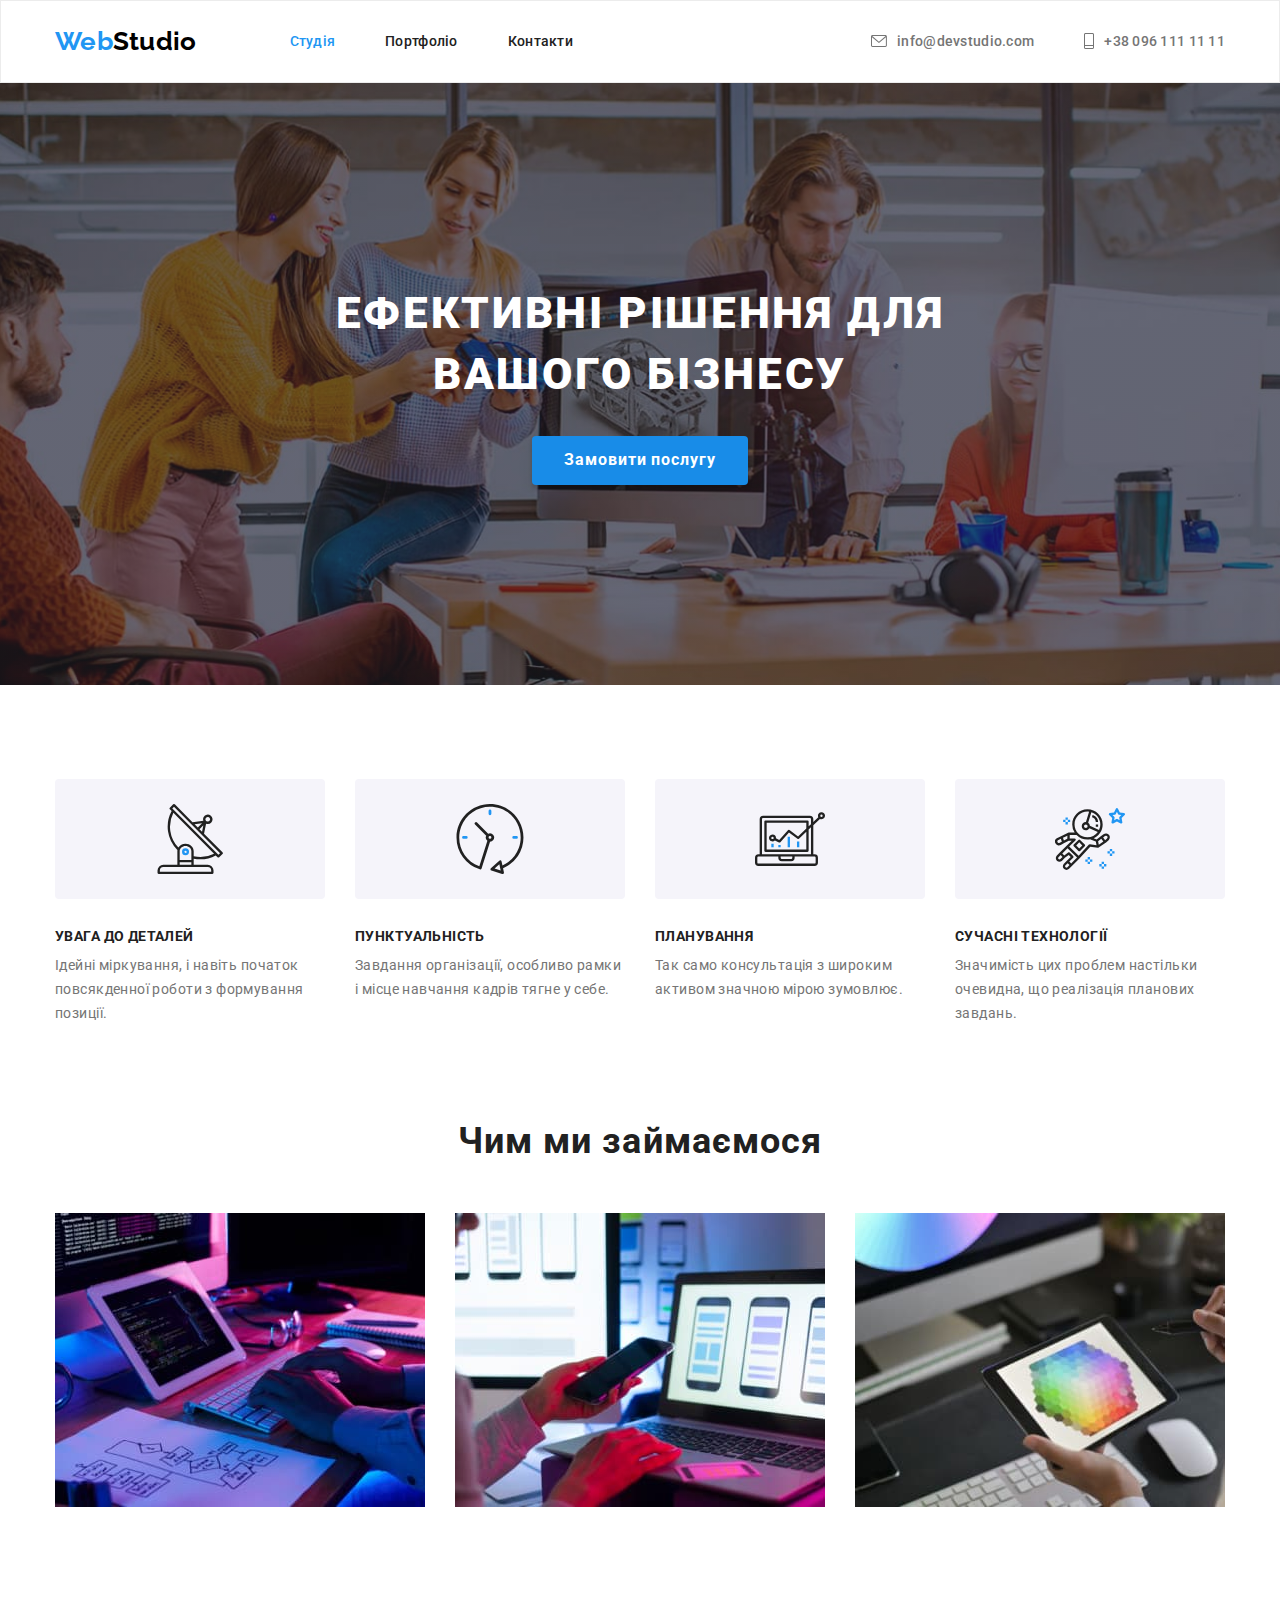
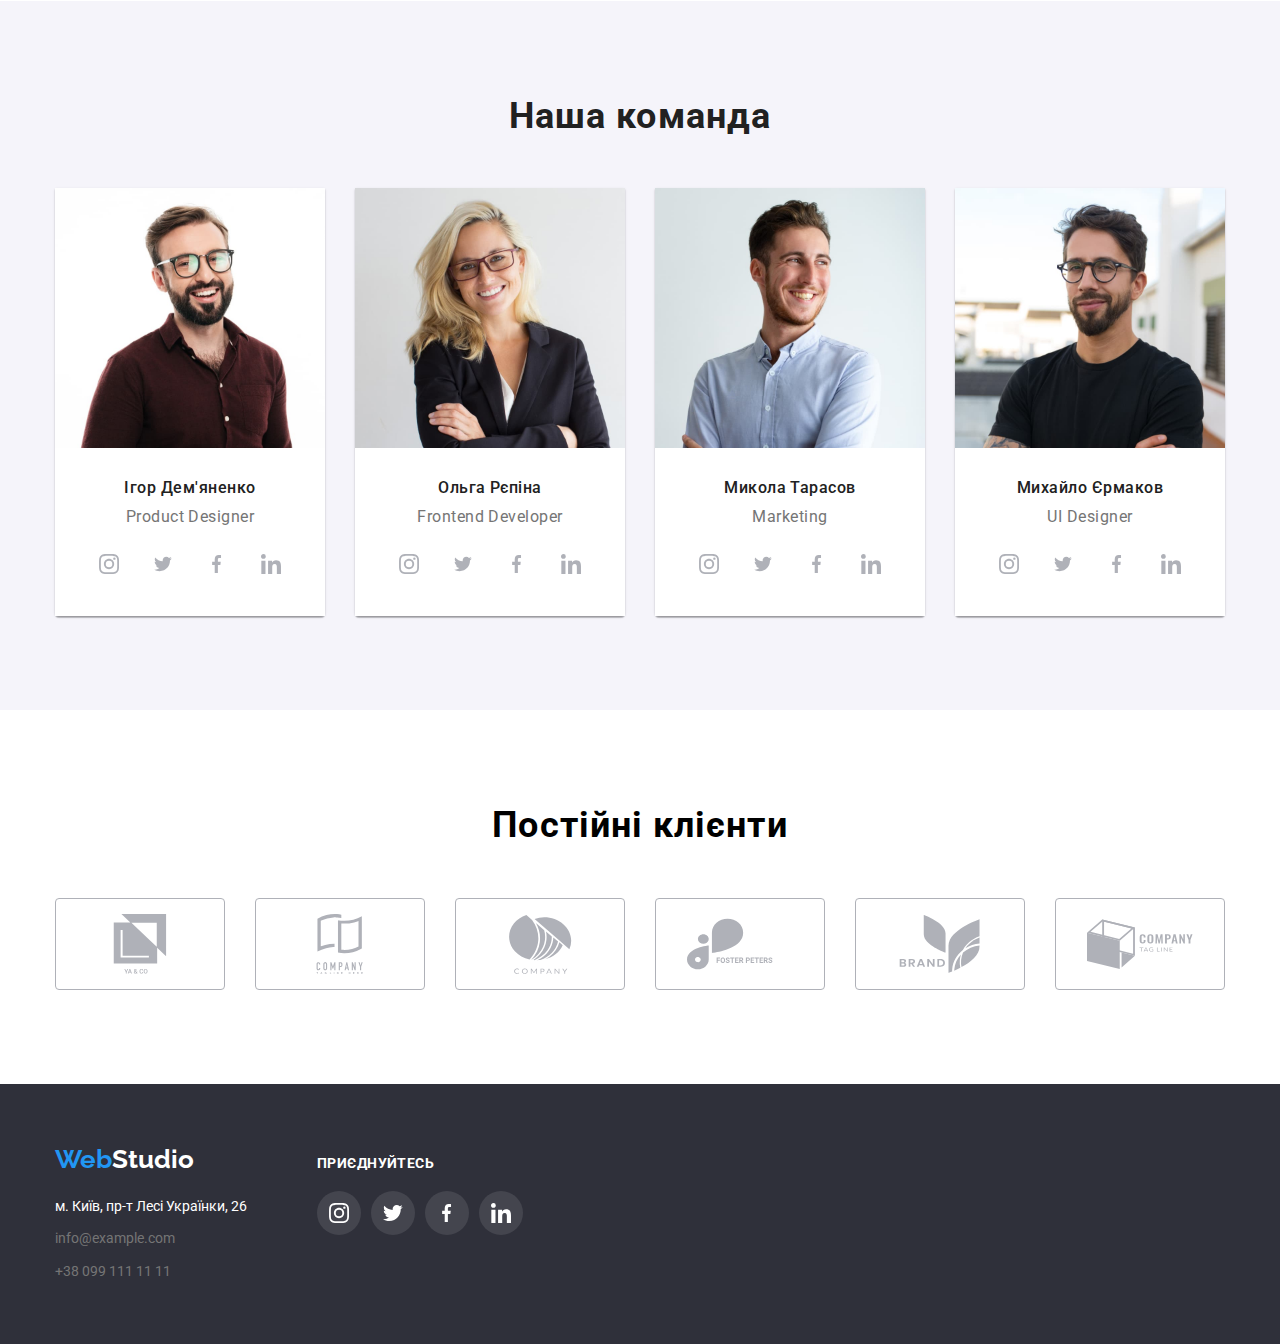
<file: index.html>
<!DOCTYPE html>
<html lang="uk">
  <head>
    <meta charset="UTF-8" />
    <meta http-equiv="X-UA-Compatible" content="IE=edge" />
    <meta name="viewport" content="width=device-width, initial-scale=1.0" />
    <title>WebStudio</title>
    <link rel="preconnect" href="https://fonts.googleapis.com" />
    <link rel="preconnect" href="https://fonts.gstatic.com" crossorigin />
    <link
      href="https://fonts.googleapis.com/css2?family=Raleway:wght@700&family=Roboto:wght@400;500;700;900&display=swap"
      rel="stylesheet"
    />
    <link
      rel="stylesheet"
      href="https://cdnjs.cloudflare.com/ajax/libs/modern-normalize/1.1.0/modern-normalize.min.css"
    />
    <link rel="stylesheet" href="./css/styles.css" />
  </head>
  <body>
    <header class="header">
      <div class="container header-con">
        <nav class="header-nav">
          <a lang="en" class="logo" href="./index.html">
            <span class="logo-color">Web</span>Studio</a
          >
          <ul class="site-nav list">
            <li class="item">
              <a href="./index.html" class="link current">Студія</a>
            </li>
            <li class="item">
              <a href="./portfolio.html" class="link">Портфоліо</a>
            </li>
            <li class="item">
              <a href="" class="link">Контакти</a>
            </li>
          </ul>
        </nav>
        <ul class="contacts-nav list">
          <li class="сontasts-item">
            <a href="mailto:info@devstudio.com" class="data"
              ><svg class="icon-envelope" width="16" height="12">
                <use href="./images/icons.svg#icon-envelope"></use>
              </svg>
              info@devstudio.com
            </a>
          </li>
          <li class="сontasts-item">
            <a href="tel:+380961111111" class="data">
              <svg class="icon-smartphone" width="10" height="16">
                <use href="./images/icons.svg#icon-smartphone"></use>
              </svg>
              +38 096 111 11 11</a
            >
          </li>
        </ul>
      </div>
    </header>

    <main>
      <section class="hero">
        <div class="container">
          <h1 class="hero-title">Ефективні рішення для вашого бізнесу</h1>
          <button type="button" class="button-studio">Замовити послугу</button>
        </div>
      </section>

      <section class="section-features">
        <div class="container">
          <ul class="features list">
            <li class="features-item">
              <div class="features-bckg">
                <svg class="icon-mini" width="70" height="70">
                  <use href="./images/icons.svg#icon-antenna"></use>
                </svg>
              </div>
              <h3 class="section-title">УВАГА ДО ДЕТАЛЕЙ</h3>
              <p class="rubric">
                Ідейні міркування, і навіть початок повсякденної роботи з
                формування позиції.
              </p>
            </li>
            <li class="features-item">
              <div class="features-bckg">
                <svg class="icon-mini" width="70" height="70">
                  <use href="./images/icons.svg#icon-clock"></use>
                </svg>
              </div>
              <h3 class="section-title">ПУНКТУАЛЬНІСТЬ</h3>
              <p class="rubric">
                Завдання організації, особливо рамки і місце навчання кадрів
                тягне у себе.
              </p>
            </li>
            <li class="features-item">
              <div class="features-bckg">
                <svg class="icon-mini" width="70" height="70">
                  <use href="./images/icons.svg#icon-diagram"></use>
                </svg>
              </div>
              <h3 class="section-title">ПЛАНУВАННЯ</h3>
              <p class="rubric">
                Так само консультація з широким активом значною мірою зумовлює.
              </p>
            </li>
            <li class="features-item">
              <div class="features-bckg">
                <svg class="icon-mini" width="70" height="70">
                  <use href="./images/icons.svg#icon-astronaut"></use>
                </svg>
              </div>
              <h3 class="section-title">СУЧАСНІ ТЕХНОЛОГІЇ</h3>
              <p class="rubric">
                Значимість цих проблем настільки очевидна, що реалізація
                планових завдань.
              </p>
            </li>
          </ul>
        </div>
      </section>
      <section class="section-examples">
        <div class="container">
          <h2 class="section-work">Чим ми займаємося</h2>
          <ul class="photo list">
            <li class="img">
              <img
                src="./images/work/work1.jpg"
                alt="Робота з кодом"
                width="370"
                height="294"
              />
            </li>
            <li class="img">
              <img
                src="./images/work/work2.jpg"
                alt="Телефон в руках"
                width="370"
                height="294"
              />
            </li>
            <li class="img">
              <img
                src="./images/work/work3.jpg"
                alt="Робота з планшетом"
                width="370"
                height="294"
              />
            </li>
          </ul>
        </div>
      </section>
      <section class="section-team">
        <div class="container">
          <h2 class="section-work">Наша команда</h2>
          <ul class="staff list">
            <li class="employees">
              <img
                src="./images/our-team/worker1.jpg"
                alt="Ігор Дем'яненко"
                width="270"
                height="260"
              />
              <div class="card-staff">
                <h3 class="section-name">Ігор Дем'яненко</h3>
                <p lang="en" class="profession">Product Designer</p>
                <ul class="name-list list">
                  <li class="name-item">
                    <a href="@" class="name-link">
                      <svg class="name-icon-in">
                        <use href="./images/icons.svg#icon-instagram"></use>
                      </svg>
                    </a>
                  </li>
                  <li class="name-item">
                    <a href="@" class="name-link">
                      <svg class="name-icon-tw">
                        <use href="./images/icons.svg#icon-twitter"></use>
                      </svg>
                    </a>
                  </li>
                  <li class="name-item">
                    <a href="@" class="name-link">
                      <svg class="name-icon-f">
                        <use href="./images/icons.svg#icon-facebook"></use>
                      </svg>
                    </a>
                  </li>
                  <li class="name-item">
                    <a href="@" class="name-link">
                      <svg class="name-icon-in">
                        <use href="./images/icons.svg#icon-linkedin"></use>
                      </svg>
                    </a>
                  </li>
                </ul>
              </div>
            </li>
            <li class="employees">
              <img
                src="./images/our-team/worker2.jpg"
                alt="Ольга Рєпіна"
                width="270"
                height="260"
              />
              <div class="card-staff">
                <h3 class="section-name">Ольга Рєпіна</h3>
                <p lang="en" class="profession">Frontend Developer</p>

                <ul class="name-list list">
                  <li class="name-item">
                    <a href="@" class="name-link">
                      <svg class="name-icon-in">
                        <use href="./images/icons.svg#icon-instagram"></use>
                      </svg>
                    </a>
                  </li>
                  <li class="name-item">
                    <a href="@" class="name-link">
                      <svg class="name-icon-tw">
                        <use href="./images/icons.svg#icon-twitter"></use>
                      </svg>
                    </a>
                  </li>
                  <li class="name-item">
                    <a href="@" class="name-link">
                      <svg class="name-icon-f">
                        <use href="./images/icons.svg#icon-facebook"></use>
                      </svg>
                    </a>
                  </li>
                  <li class="name-item">
                    <a href="@" class="name-link">
                      <svg class="name-icon-in">
                        <use href="./images/icons.svg#icon-linkedin"></use>
                      </svg>
                    </a>
                  </li>
                </ul>
              </div>
            </li>
            <li class="employees">
              <img
                src="./images/our-team/worker3.jpg"
                alt="Микола Тарасов"
                width="270"
                height="260"
              />
              <div class="card-staff">
                <h3 class="section-name">Микола Тарасов</h3>
                <p lang="en" class="profession">Marketing</p>
                <ul class="name-list list">
                  <li class="name-item">
                    <a href="@" class="name-link">
                      <svg class="name-icon-in">
                        <use href="./images/icons.svg#icon-instagram"></use>
                      </svg>
                    </a>
                  </li>
                  <li class="name-item">
                    <a href="@" class="name-link">
                      <svg class="name-icon-tw">
                        <use href="./images/icons.svg#icon-twitter"></use>
                      </svg>
                    </a>
                  </li>
                  <li class="name-item">
                    <a href="@" class="name-link">
                      <svg class="name-icon-f">
                        <use href="./images/icons.svg#icon-facebook"></use>
                      </svg>
                    </a>
                  </li>
                  <li class="name-item">
                    <a href="@" class="name-link">
                      <svg class="name-icon-in">
                        <use href="./images/icons.svg#icon-linkedin"></use>
                      </svg>
                    </a>
                  </li>
                </ul>
              </div>
            </li>
            <li class="employees">
              <img
                src="./images/our-team/worker4.jpg"
                alt="Михайло Єрмаков"
                width="270"
                height="260"
              />
              <div class="card-staff">
                <h3 class="section-name">Михайло Єрмаков</h3>
                <p lang="en" class="profession">UI Designer</p>

                <ul class="name-list list">
                  <li class="name-item">
                    <a href="@" class="name-link">
                      <svg class="name-icon-in">
                        <use href="./images/icons.svg#icon-instagram"></use>
                      </svg>
                    </a>
                  </li>
                  <li class="name-item">
                    <a href="@" class="name-link">
                      <svg class="name-icon-tw">
                        <use href="./images/icons.svg#icon-twitter"></use>
                      </svg>
                    </a>
                  </li>
                  <li class="name-item">
                    <a href="@" class="name-link">
                      <svg class="name-icon-f">
                        <use href="./images/icons.svg#icon-facebook"></use>
                      </svg>
                    </a>
                  </li>
                  <li class="name-item">
                    <a href="@" class="name-link">
                      <svg class="name-icon-in">
                        <use href="./images/icons.svg#icon-linkedin"></use>
                      </svg>
                    </a>
                  </li>
                </ul>
              </div>
            </li>
          </ul>
        </div>
      </section>
      <section class="regular-customers">
        <div class="container">
          <h2 class="customers-title">Постійні клієнти</h2>
          <ul class="logotype list">
            <li class="customers-item">
              <a href="@" class="customers-link">
                <svg class="customers-icon" width="106" height="60">
                  <use href="./images/icons.svg#icon-yaco"></use>
                </svg>
              </a>
            </li>
            <li class="customers-item">
              <a href="@" class="customers-link">
                <svg class="customers-icon" width="106" height="60">
                  <use href="./images/icons.svg#icon-taglinehere"></use>
                </svg>
              </a>
            </li>
            <li class="customers-item">
              <a href="@" class="customers-link">
                <svg class="customers-icon" width="106" height="60">
                  <use href="./images/icons.svg#icon-comp"></use>
                </svg>
              </a>
            </li>
            <li class="customers-item">
              <a href="@" class="customers-link">
                <svg class="customers-icon" width="106" height="60">
                  <use href="./images/icons.svg#icon-foster"></use>
                </svg>
              </a>
            </li>
            <li class="customers-item">
              <a href="@" class="customers-link">
                <svg class="customers-icon" width="106" height="60">
                  <use href="./images/icons.svg#icon-brand"></use>
                </svg>
              </a>
            </li>
            <li class="customers-item">
              <a href="@" class="customers-link">
                <svg class="customers-icon" width="106" height="60">
                  <use href="./images/icons.svg#icon-tagline"></use>
                </svg>
              </a>
            </li>
          </ul>
        </div>
      </section>
    </main>
    <footer class="footer">
      <div class="footer-cont container">
        <div class="footer-box">
          <a lang="en" class="logo-footer" href="./index.html">
            <span class="logo-color">Web</span
            ><span class="logo-white">Studio</span>
          </a>
          <address>
            <ul class="footer-nav list">
              <li class="item local">
                <a href="" class="local">м. Київ, пр-т Лесі Українки, 26</a>
              </li>

              <li class="item">
                <a href="mailto:info@example.com" class="data"
                  >info@example.com</a
                >
              </li>

              <li class="item">
                <a href="tel:+38091111111" class="data">+38 099 111 11 11</a>
              </li>
            </ul>
          </address>
        </div>

        <div class="footer-box2">
          <p class="footer-join">Приєднуйтесь</p>
          <ul class="footer-soc list">
            <li class="footer-soc-item">
              <a href="@" class="footer-soc-link">
                <svg class="footer-icon" width="20" height="20">
                  <use href="./images/icons.svg#icon-instagram"></use>
                </svg>
              </a>
            </li>
            <li class="footer-soc-item">
              <a href="@" class="footer-soc-link">
                <svg class="footer-icon" width="20" height="20">
                  <use href="./images/icons.svg#icon-twitter"></use>
                </svg>
              </a>
            </li>
            <li class="footer-soc-item">
              <a href="@" class="footer-soc-link">
                <svg class="footer-icon" width="10" height="20">
                  <use href="./images/icons.svg#icon-facebook"></use>
                </svg>
              </a>
            </li>
            <li class="footer-soc-item">
              <a href="@" class="footer-soc-link">
                <svg class="footer-icon" width="20" height="20">
                  <use href="./images/icons.svg#icon-linkedin"></use>
                </svg>
              </a>
            </li>
          </ul>
        </div>
      </div>
    </footer>
  </body>
</html>
</file>
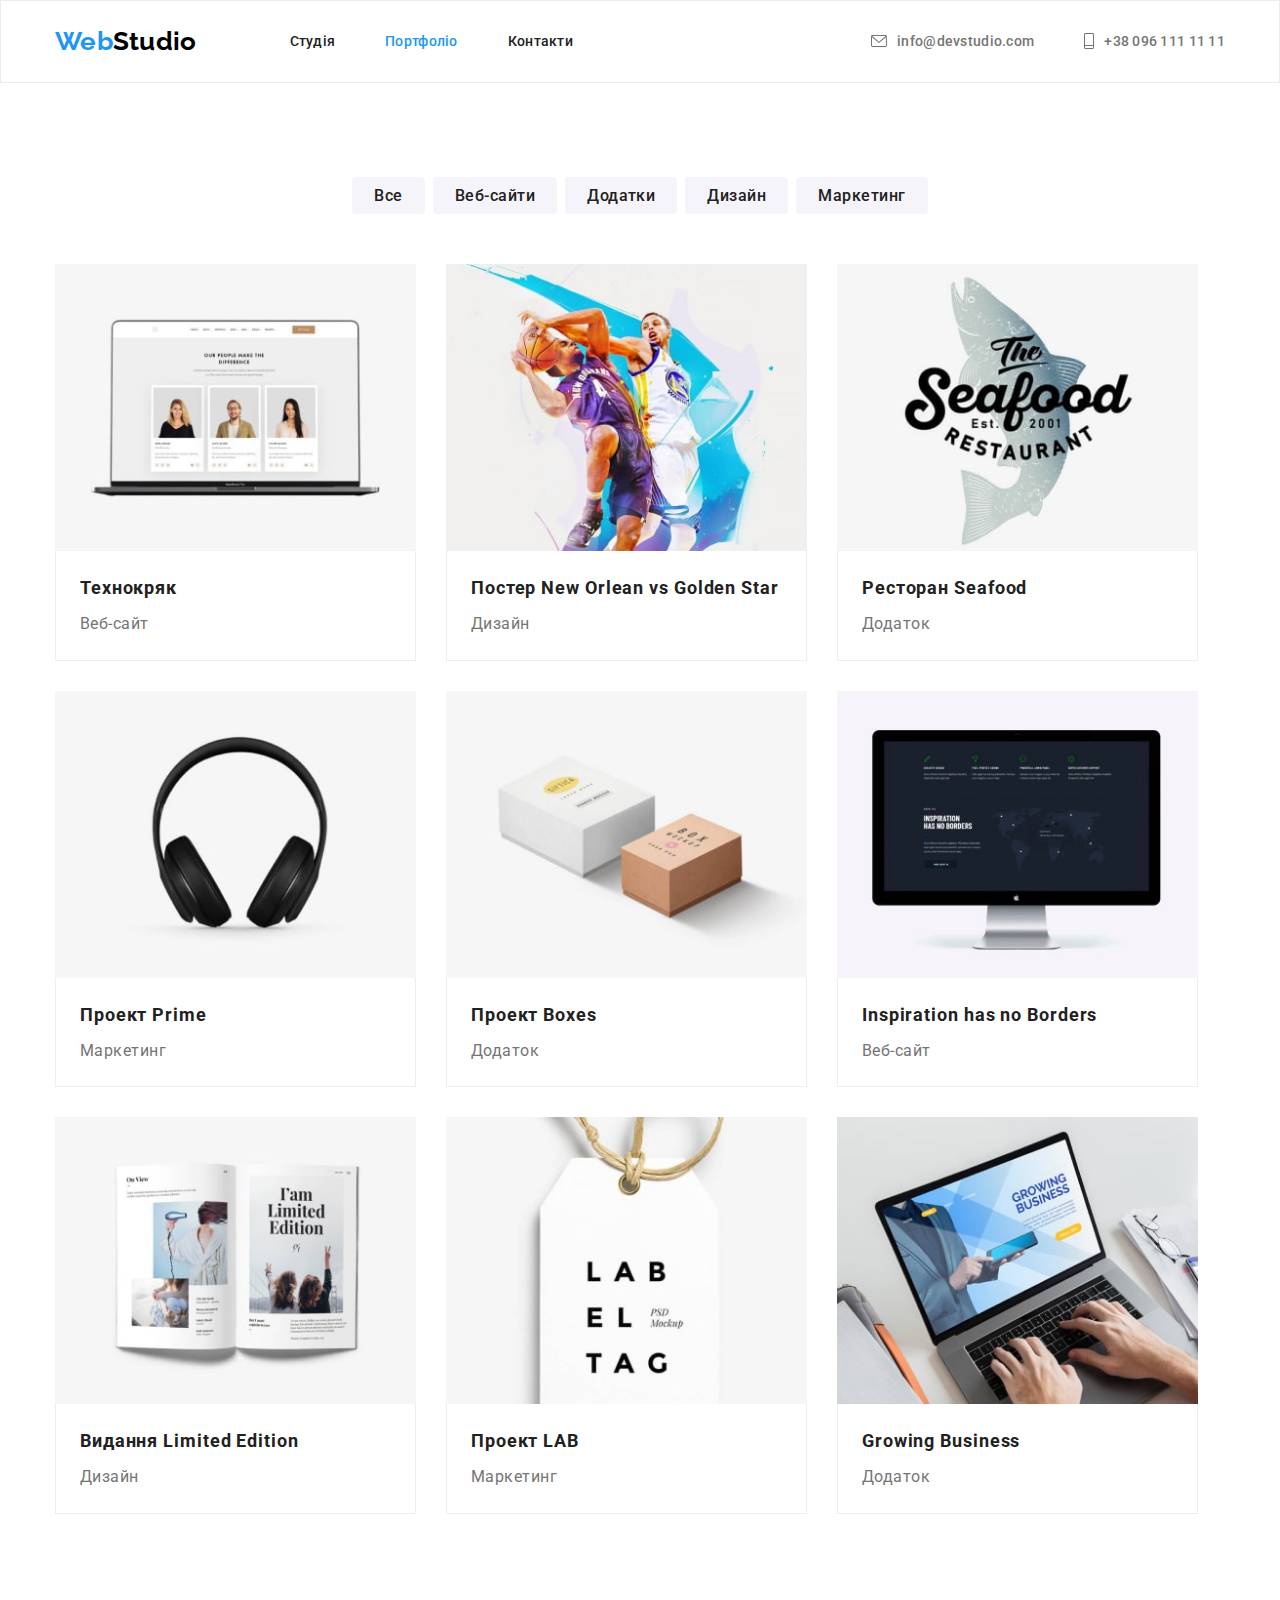
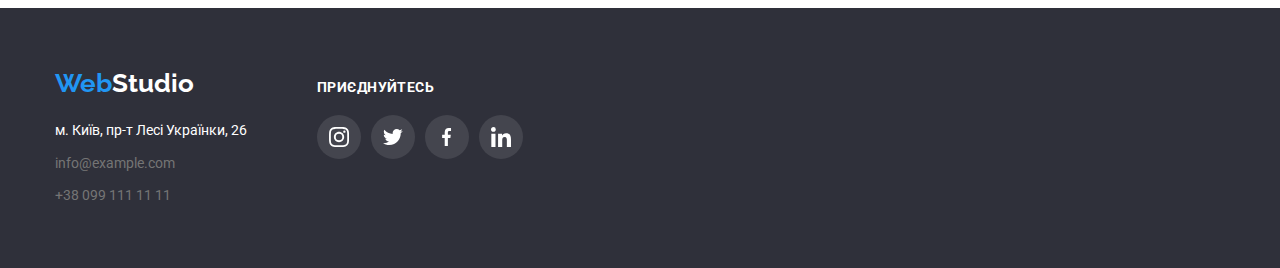
<file: portfolio.html>
<!DOCTYPE html>
<html lang="uk">
  <head>
    <meta charset="UTF-8" />
    <meta http-equiv="X-UA-Compatible" content="IE=edge" />
    <meta name="viewport" content="width=device-width, initial-scale=1.0" />
    <title>WebStudio</title>
    <link rel="preconnect" href="https://fonts.googleapis.com" />
    <link rel="preconnect" href="https://fonts.gstatic.com" crossorigin />
    <link
      href="https://fonts.googleapis.com/css2?family=Raleway:wght@700&family=Roboto:wght@400;500;700;900&display=swap"
      rel="stylesheet"
    />
    <link
      rel="stylesheet"
      href="https://cdnjs.cloudflare.com/ajax/libs/modern-normalize/1.1.0/modern-normalize.min.css"
    />
    <link rel="stylesheet" href="./css/styles.css" />
  </head>
  <body>
    <header class="header">
      <div class="container header-con">
        <nav class="header-nav">
          <a lang="en" class="logo" href="./index.html">
            <span class="logo-color">Web</span>Studio</a
          >
          <ul class="site-nav list">
            <li class="item">
              <a href="./index.html" class="link">Студія</a>
            </li>
            <li class="item">
              <a href="./portfolio.html" class="link current">Портфоліо</a>
            </li>
            <li class="item">
              <a href="" class="link">Контакти</a>
            </li>
          </ul>
        </nav>

        <ul class="contacts-nav list">
          <li class="сontasts-item">
            <a href="mailto:info@devstudio.com" class="data"
              ><svg class="icon-envelope" width="16" height="12">
                <use href="./images/icons.svg#icon-envelope"></use>
              </svg>
              info@devstudio.com
            </a>
          </li>
          <li class="сontasts-item">
            <a href="tel:+380961111111" class="data">
              <svg class="icon-smartphone" width="10" height="16">
                <use href="./images/icons.svg#icon-smartphone"></use>
              </svg>
              +38 096 111 11 11</a
            >
          </li>
        </ul>
      </div>
    </header>
    <main>
      <section class="section-sample">
        <div class="container">
          <ul class="additional list">
            <li class="btn">
              <button type="button" class="button-portfolio">Все</button>
            </li>
            <li class="btn">
              <button type="button" class="button-portfolio">Веб-сайти</button>
            </li>
            <li class="btn">
              <button type="button" class="button-portfolio">Додатки</button>
            </li>
            <li class="btn">
              <button type="button" class="button-portfolio">Дизайн</button>
            </li>
            <li class="btn">
              <button type="button" class="button-portfolio">Маркетинг</button>
            </li>
          </ul>
          <h2 class="visually-hidden">Наші послуги</h2>
          <ul class="services list">
            <li class="element">
              <a href="@" class="serv-text">
                <img
                  src="./images/images-portfolio/laptop.jpg"
                  alt="ноутбук"
                  width="370"
                  height="294"
                />
                <div class="card-content">
                  <h3 class="section-portfolio">Технокряк</h3>
                  <p class="section-paragraph">Веб-сайт</p>
                </div>
              </a>
            </li>
            <li class="element">
              <a href="@" class="serv-text">
                <img
                  src="./images/images-portfolio/players.jpg"
                  alt="гравці"
                  width="370"
                  height="294"
                />
                <div class="card-content">
                  <h3 class="section-portfolio">
                    Постер New Orlean vs Golden Star
                  </h3>
                  <p class="section-paragraph">Дизайн</p>
                </div>
              </a>
            </li>
            <li class="element">
              <a href="@" class="serv-text">
                <img
                  src="./images/images-portfolio/seafood.jpg"
                  alt="ресторан"
                  width="370"
                  height="294"
                />
                <div class="card-content">
                  <h3 class="section-portfolio">Ресторан Seafood</h3>
                  <p class="section-paragraph">Додаток</p>
                </div>
              </a>
            </li>
            <li class="element">
              <a href="@" class="serv-text">
                <img
                  src="./images/images-portfolio/headphone.jpg"
                  alt="навушники"
                  width="370"
                  height="294"
                />
                <div class="card-content">
                  <h3 class="section-portfolio">Проект Prime</h3>
                  <p class="section-paragraph">Маркетинг</p>
                </div>
              </a>
            </li>
            <li class="element">
              <a href="@" class="serv-text">
                <img
                  src="./images/images-portfolio/boxes.jpg"
                  alt="коробки"
                  width="370"
                  height="294"
                />
                <div class="card-content">
                  <h3 class="section-portfolio">Проект Boxes</h3>
                  <p class="section-paragraph">Додаток</p>
                </div>
              </a>
            </li>
            <li class="element">
              <a href="@" class="serv-text">
                <img
                  src="./images/images-portfolio/monitor.jpg"
                  alt="монітор"
                  width="370"
                  height="294"
                />
                <div class="card-content">
                  <h3 class="section-portfolio">Inspiration has no Borders</h3>
                  <p class="section-paragraph">Веб-сайт</p>
                </div>
              </a>
            </li>
            <li class="element">
              <a href="@" class="serv-text">
                <img
                  src="./images/images-portfolio/book.jpg"
                  alt="книга"
                  width="370"
                  height="294"
                />
                <div class="card-content">
                  <h3 class="section-portfolio">Видання Limited Edition</h3>
                  <p class="section-paragraph">Дизайн</p>
                </div>
              </a>
            </li>
            <li class="element">
              <a href="@" class="serv-text">
                <img
                  src="./images/images-portfolio/tag.jpg"
                  alt="бірка"
                  width="370"
                  height="294"
                />
                <div class="card-content">
                  <h3 class="section-portfolio">Проект LAB</h3>
                  <p class="section-paragraph">Маркетинг</p>
                </div>
              </a>
            </li>
            <li class="element">
              <a href="@" class="serv-text">
                <img
                  src="./images/images-portfolio/business.jpg"
                  alt="бізнес"
                  width="370"
                  height="294"
                />
                <div class="card-content">
                  <h3 class="section-portfolio">Growing Business</h3>
                  <p class="section-paragraph">Додаток</p>
                </div>
              </a>
            </li>
          </ul>
        </div>
      </section>
    </main>
    <footer class="footer">
      <div class="footer-cont container">
        <div class="footer-box">
          <a lang="en" class="logo-footer" href="./index.html">
            <span class="logo-color">Web</span
            ><span class="logo-white">Studio</span>
          </a>
          <address>
            <ul class="footer-nav list">
              <li class="item local">
                <a href="" class="local">м. Київ, пр-т Лесі Українки, 26</a>
              </li>

              <li class="item">
                <a href="mailto:info@example.com" class="data"
                  >info@example.com</a
                >
              </li>

              <li class="item">
                <a href="tel:+38091111111" class="data">+38 099 111 11 11</a>
              </li>
            </ul>
          </address>
        </div>

        <div class="footer-box2">
          <p class="footer-join">Приєднуйтесь</p>
          <ul class="footer-soc list">
            <li class="footer-soc-item">
              <a href="@" class="footer-soc-link">
                <svg class="footer-icon" width="20" height="20">
                  <use href="./images/icons.svg#icon-instagram"></use>
                </svg>
              </a>
            </li>
            <li class="footer-soc-item">
              <a href="@" class="footer-soc-link">
                <svg class="footer-icon" width="20" height="20">
                  <use href="./images/icons.svg#icon-twitter"></use>
                </svg>
              </a>
            </li>
            <li class="footer-soc-item">
              <a href="@" class="footer-soc-link">
                <svg class="footer-icon" width="10" height="20">
                  <use href="./images/icons.svg#icon-facebook"></use>
                </svg>
              </a>
            </li>
            <li class="footer-soc-item">
              <a href="@" class="footer-soc-link">
                <svg class="footer-icon" width="20" height="20">
                  <use href="./images/icons.svg#icon-linkedin"></use>
                </svg>
              </a>
            </li>
          </ul>
        </div>
      </div>
    </footer>
  </body>
</html>
</file>
<file: css/styles.css>
body {
  font-family: "Roboto", sans-serif;
  background-color: #ffffff;
  color: #757575;
}
:root {
  --primary-text-color: #757575;
  --title-text-color: #000000;
  --primary-white-color: #ffffff;
  --logo-color: #2196f3;
  --background-color: #2f303a;
  --section-title-color: #212121;
  --button-back-color: #188ce8;
  --button-basis: #f5f4fa;
  --shadow-color: rgba(0, 0, 0, 0.15);
  --color-lotypes: #afb1b8;
}

.list {
  list-style: none;
}

.container {
  width: 1200px;
  margin-left: auto;
  margin-right: auto;
  padding-left: 15px;
  padding-right: 15px;
}

p,
h1,
h2,
h3,
h4,
h5,
h6 {
  margin: 0;
}
ul,
ol {
  margin: 0;
  padding-left: 0;
}
img {
  display: block;
  max-width: 100%;
  height: auto;
}

/************************site nav***********************/
.header {
  border: 1px solid #ececec;
}
.header-nav {
  font-family: "Roboto";
  font-weight: 500;
  font-size: 14px;
  line-height: 1.2;
  letter-spacing: 0.02em;
  text-decoration: none;
  display: flex;
}

.logo {
  font-family: "Raleway";
  font-weight: 700;
  font-size: 26px;
  line-height: 1.2;
  color: var(--title-text-color);
  text-decoration: none;
  display: inline-block;
}
.logo-color {
  font-family: "Raleway";
  font-weight: 700;
  font-size: 26px;
  line-height: 1.2;
  color: var(--logo-color);
}
.header-nav {
  display: flex;
}
.site-nav {
  display: flex;
  margin-left: 93px;
}
.header-con {
  display: flex;
  align-items: center;
}
.contacts-nav {
  display: flex;
  align-items: center;
  margin-left: auto;
}

.header-connect {
  margin-left: auto;
}
.site-nav .item:not(:last-child) {
  margin-right: 50px;
}

.site-nav .link {
  color: var(--section-title-color);
  text-decoration: none;
  padding-top: 32px;
  padding-bottom: 32px;
  display: block;
}

.site-nav .link:hover,
.site-nav .link:focus {
  color: var(--logo-color);
}
.link.current {
  color: var(--logo-color);
}

.header-nav {
  align-items: center;
}

.contacts-nav .сontasts-item + .сontasts-item {
  margin-left: 50px;
}
.contacts-nav .data {
  color: var(--primary-text-color);
  text-decoration: none;
  font-weight: 500;
  font-size: 14px;
  line-height: 1.2;
  letter-spacing: 0.02em;
  padding-top: 32px;
  padding-bottom: 32px;
}

.contacts-nav .data:hover,
.contacts-nav .data:focus {
  color: var(--logo-color);
}

/*************************main****************************/
.section-team,
.section-examples,
.section-sample {
  padding-top: 94px;
  padding-bottom: 94px;
}
.section-features {
  padding-top: 94px;
}

.features {
  display: flex;
}
.section-title {
  color: var(--section-title-color);
  font-weight: 700;
  font-size: 14px;
  line-height: 1.1;
  letter-spacing: 0.03em;
  text-transform: uppercase;
  margin-bottom: 10px;
}

.hero {
  background-color: var(--background-color);
  text-align: center;
  padding-top: 200px;
  padding-bottom: 200px;
  max-width: 1600px;
  height: auto;
  margin-left: auto;
  margin-right: auto;
  background-image: linear-gradient(
      to left,
      rgba(47, 48, 58, 0.4),
      rgba(47, 48, 58, 0.4)
    ),
    url("../images/other-pictures/hero.jpg");
  background-repeat: no-repeat;
  background-position: center;
  background-size: cover;
}

.hero-title {
  font-weight: 900;
  font-size: 44px;
  line-height: 1.4;
  letter-spacing: 0.06em;
  color: var(--primary-white-color);
  text-transform: uppercase;
  width: 696px;
  display: inline-block;
  margin-bottom: 30px;
}
.section-work {
  color: var(--section-title-color);
  font-weight: 700;
  font-size: 36px;
  line-height: 1.2;
  text-align: center;
  letter-spacing: 0.03em;
  margin-bottom: 50px;
}

.rubric {
  font-size: 14px;
  line-height: 1.7;
  letter-spacing: 0.03em;
}

.features {
  width: calc(100%-90) / 4;
}
.features-item:not(:last-child) {
  margin-right: 30px;
}

.section-team {
  background-color: var(--button-basis);
}

.section-name {
  color: var(--section-title-color);
  font-weight: 500;
  font-size: 16px;
  line-height: 1.2;
  text-align: center;
  letter-spacing: 0.03em;
  margin-right: 0;
  margin-bottom: 10px;
}
.profession {
  color: var(--primary-text-color);
  font-size: 16px;
  line-height: 1.2;
  text-align: center;
  letter-spacing: 0.03em;
  margin-top: 0px;
  margin-bottom: 16px;
}

/*************************Portfolio****************************/
.section-paragraph {
  color: var(--primary-text-color);
  font-size: 16px;
  line-height: 1.9;
  letter-spacing: 0.03em;
}
.section-portfolio {
  color: var(--section-title-color);
  font-weight: 700;
  font-size: 18px;
  line-height: 1.9;
  letter-spacing: 0.05em;
  margin-bottom: 4px;
}
.additional {
  margin-bottom: 50px;
  display: flex;
  justify-content: center;
}
.additional .btn:not(:last-child) {
  margin-right: 8px;
}
/***********************footer**********************************/

.visually-hidden {
  position: absolute;
  width: 1px;
  height: 1px;
  margin: -1px;
  border: 0;
  padding: 0;
  white-space: nowrap;
  clip-path: inset(100%);
  clip: rect(0 0 0 0);
  overflow: hidden;
}

.footer {
  background: var(--background-color);
  padding-top: 60px;
  padding-bottom: 60px;
}
.logo-white {
  color: var(--primary-white-color);
}
.logo-footer {
  font-family: "Raleway";
  font-weight: 700;
  font-size: 26px;
  line-height: 1.2;
  color: var(--title-text-color);
  text-decoration: none;
  display: inline-block;
  margin-bottom: 20px;
}

.footer-nav .data {
  color: var(--primary-text-color);
  text-decoration: none;
  font-family: "Roboto";
  font-style: normal;
  font-size: 14px;
  line-height: 1.7;
}
.footer-nav .local {
  color: var(--primary-white-color);
  text-decoration: none;
  font-family: "Roboto";
  font-style: normal;
  font-size: 14px;
  line-height: 1.7;
}

.footer-nav .data:hover,
.footer-nav .data:focus {
  color: var(--logo-color);
}

.footer-nav .local:hover,
.footer-nav .local:focus {
  color: var(--logo-color);
}

.footer-nav .item:not(:last-child) {
  margin-bottom: 9px;
}

/**********************button***************************/

.button-studio {
  color: var(--primary-white-color);
  background-color: var(--button-back-color);
  font-weight: 700;
  font-size: 16px;
  line-height: 1.8;
  border: none;
  cursor: pointer;
  box-shadow: 0px 4px 4px var(--shadow-color);
  border-radius: 4px;
  letter-spacing: 0.06em;
  display: block;
  padding-top: 10px;
  padding-right: 32px;
  padding-bottom: 10px;
  padding-left: 32px;
  margin-right: auto;
  margin-left: auto;
}

.button-portfolio {
  display: inline-block;
  font-family: "Roboto";
  font-style: normal;
  font-weight: 500;
  color: var(--section-title-color);
  line-height: 1.6;
  letter-spacing: 0.03em;
  background-color: var(--button-basis);
  cursor: pointer;
  border-radius: 4px;
  border: none;
  padding: 6px 22px;
  text-align: center;
}

.button-portfolio:hover,
.button-portfolio:focus{
  color: var(--primary-white-color);
  background-color: var(--logo-color);
  box-shadow: 0px 3px 1px rgba(0, 0, 0, 0.1), 0px 1px 2px rgba(0, 0, 0, 0.08), 0px 2px 2px rgba(0, 0, 0, 0.12);
border-radius: 4px;
  
}

.element:nth-child(3n) {
  margin-right: 0;
}

.serv-text:hover {
  display: block;
  box-shadow: 0px 1px 1px rgba(0, 0, 0, 0.12), 0px 4px 4px rgba(0, 0, 0, 0.06),
    1px 4px 6px rgba(0, 0, 0, 0.16);
}
.photo {
  display: flex;
}
.photo .img:not(:last-child) {
  margin-right: 30px;
}

.serv-text{
  text-decoration:none;
  
}

.services {
  display: flex;
  flex-wrap: wrap;
  margin-top: -30px;
  margin-left: -30px;
}

.services .element {
  flex-basis: calc(100% / 3 - 39px);
  margin-top: 30px;
  margin-left: 30px;
}

.card-content {
  padding-top: 20px;
  padding-bottom: 20px;
  padding-left: 24px;
  padding-right: 24px;
  border: 1px solid #eeeeee;
  border-top: none;\
  text-decoration: none;
}

.section-name {
  margin-right: 0px;
}

.section-name :not(:last-child) {
  margin-right: 30px;
}

.profession {
  margin-top: 0px;
}

.staff {
  display: flex;
  flex-wrap: wrap;
}

.staff .employees:not(:last-child) {
  margin-right: 30px;
}

.card-staff {
  padding-top: 30px;
  padding-bottom: 30px;
  background-color: var(--primary-white-color);
}

.employees {
  box-shadow: 0px 1px 3px rgba(0, 0, 0, 0.12), 0px 1px 1px rgba(0, 0, 0, 0.14),
    0px 2px 1px rgba(0, 0, 0, 0.2);
  border-radius: 0px 0px 4px 4px;
}

/********************ICONS*****************************/

.data {
  display: flex;
  align-items: center;
}
.icon-envelope {
  margin-right: 10px;
  cursor: pointer;
  fill: currentColor;
  background-position: center;
  background-size: contain;
}

.icon-smartphone {
  margin-right: 10px;
  cursor: pointer;
  fill: currentColor;
  background-position: center;
  background-size: contain;
}

.features-bckg {
  background: var(--button-basis);
  border-radius: 4px;
  width: 270px;
  height: 120px;
  margin: 0px;
  margin-bottom: 30px;
  display: flex;
  justify-content: center;
  align-items: center;
}

.icon-mini {
  display: block;
}

/************************COMPANY*************************/
.customers-title {
  color: var(--title-text-color);
  font-weight: 700;
  font-size: 36px;
  line-height: 1.2;
  text-align: center;
  letter-spacing: 0.03em;
  margin-bottom: 50px;
}

.logotype {
  display: flex;
  gap: 30px;
}

.customers-link {
  width: 170px;
  height: 92px;
  border: 1px solid var(--color-lotypes);
  color: var(--color-lotypes);
  border-radius: 4px;
  display: flex;
  justify-content: center;
  align-items: center;
  background-position: center;
}

.customers-icon{
  fill: currentColor;
}

.customers-link:hover,
.customers-link:focus {
  color: var(--logo-color);
  border-color: var(--logo-color);
}

.regular-customers {
  padding-top: 94px;
  padding-bottom: 94px;
}
/*------------------footer icon--------------*/

.footer-box2 {
  margin-left: 70px;
}

.footer-join {
  margin-bottom: 20px;
  color: var(--primary-white-color);
  font-weight: 700;
  font-size: 14px;
  line-height: 1.15;
  letter-spacing: 0.03em;
  text-transform: uppercase;
}

.footer-soc {
  display: flex;
  gap: 10px;
}

.footer-soc-link {
  border-radius: 50%;
  width: 44px;
  height: 44px;
  display: flex;
  align-items: center;
  justify-content: center;
  background-color: rgba(255, 255, 255, 0.1);
}

.footer-icon {
  color: var(--primary-white-color);
}

.footer-icon:hover,
.footer-icon:focus {
  color: var(--primary-white-color);
  transition: 250ms;
}

.footer-soc-link:hover,
.footer-soc-link:focus {
  background-color: var(--logo-color);
}

.footer-icon {
  fill: currentColor;
}
.footer-cont {
  display: flex;
  align-items: baseline;
}

/*-----------------------NAME-ICON---------------------------*/

.name-list {
  display: flex;
  align-items: center;
  justify-content: center;
  gap: 10px;
  text-decoration: none;
}

.name-link {
  width: 44px;
  height: 44px;
  border-radius: 50%;
  display: flex;
  justify-content: center;
  align-items: center;
  color: #afb1b8;
}

.name-icon-f,
.name-icon-in,
.name-icon-tw{
  fill: currentColor;
}

.name-icon-in {
  width: 20px;
  height: 20px;
 
}

.name-icon-tw {
  width: 20px;
  height: 16px;
  
}

.name-icon-f {
  width: 10px;
  height: 20px;
  
}

.name-link:hover {
  color:var(--primary-white-color);
  background-color: var(--logo-color);
}
</file>
